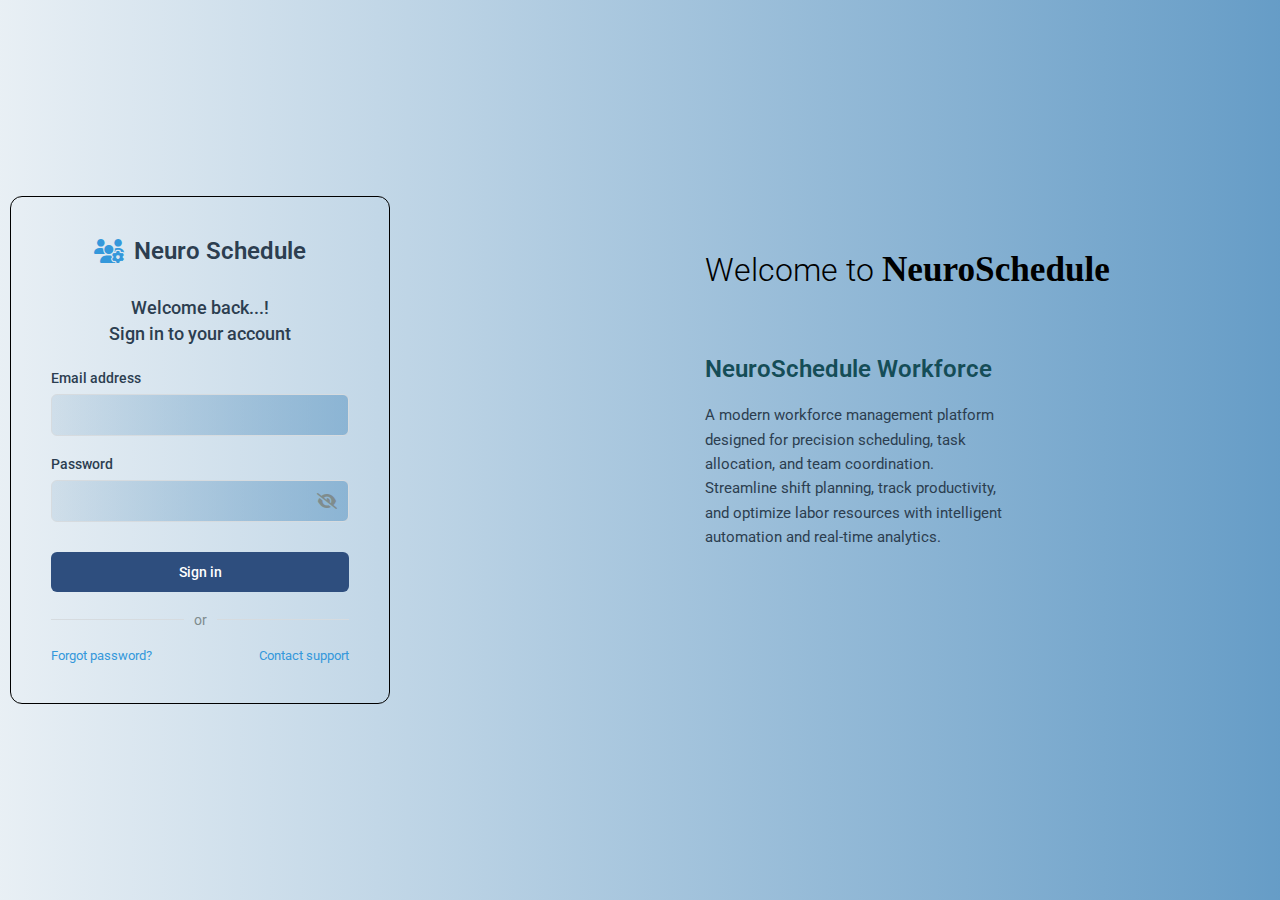
<file: index.html>
<!DOCTYPE html>
<html lang="en">
<head>
    <meta charset="UTF-8">
    <meta name="viewport" content="width=device-width, initial-scale=1.0">
    <title>WorkforcePro | Login</title>
    <link rel="stylesheet" href="static/css/styles.css">
    <link rel="stylesheet" href="https://cdnjs.cloudflare.com/ajax/libs/font-awesome/6.4.0/css/all.min.css">
    <style>
        /* Error Popup Styles */
        .error-popup {
            display: none;
            position: fixed;
            top: 20px;
            left: 50%;
            transform: translateX(-50%);
            background-color: #ffebee;
            color: #c62828;
            padding: 15px 25px;
            border-radius: 4px;
            box-shadow: 0 2px 10px rgba(0,0,0,0.1);
            z-index: 1000;
            animation: fadeIn 0.3s;
        }
        
        @keyframes fadeIn {
            from { opacity: 0; top: 0; }
            to { opacity: 1; top: 20px; }
        }
        
        .close-popup {
            margin-left: 15px;
            cursor: pointer;
        }
    </style>
</head>
<body>
    <!-- Error Popup -->
    <div id="errorPopup" class="error-popup">
        <span id="errorMessage"></span>
        <span class="close-popup" onclick="hideError()">&times;</span>
    </div>

    <div class="login-container">
        <div class="logo">
            <i class="fas fa-users-cog"></i>
            <span>Neuro Schedule</span>
        </div>
        <div class="title">Welcome back...!<br>Sign in to your account</div>
        
        <form id="loginForm">
            <div class="form-group">
                <label for="email">Email address</label>
                <input type="email" id="email" name="email" required>
            </div>
            <div class="form-group">
                <label for="password">Password</label>
                <div class="password-wrapper">
                    <input type="password" id="password" name="password" required>
                    <i class="fas fa-eye-slash toggle-password" id="togglePassword"></i>
                </div>
            </div>
            
            <button type="submit" class="login-btn">Sign in</button>
            
            <div class="divider">or</div>

            <div class="footer-links">
                <a href="#">Forgot password?</a>
                <a href="#">Contact support</a>
            </div>
        </form>
    </div>

    <div class="welcome-title">
        Welcome to <span class="neuro-science">NeuroSchedule</span>
    </div>

    <div class="workforce-description">
        <h3>NeuroSchedule Workforce</h3>
        <p>
            A modern workforce management platform designed for precision scheduling, 
            task allocation, and team coordination. Streamline shift planning, 
            track productivity, and optimize labor resources with intelligent 
            automation and real-time analytics.
        </p>
    </div>

    <script src="static/js/scripts.js" defer></script>
</body>
</html>
</file>
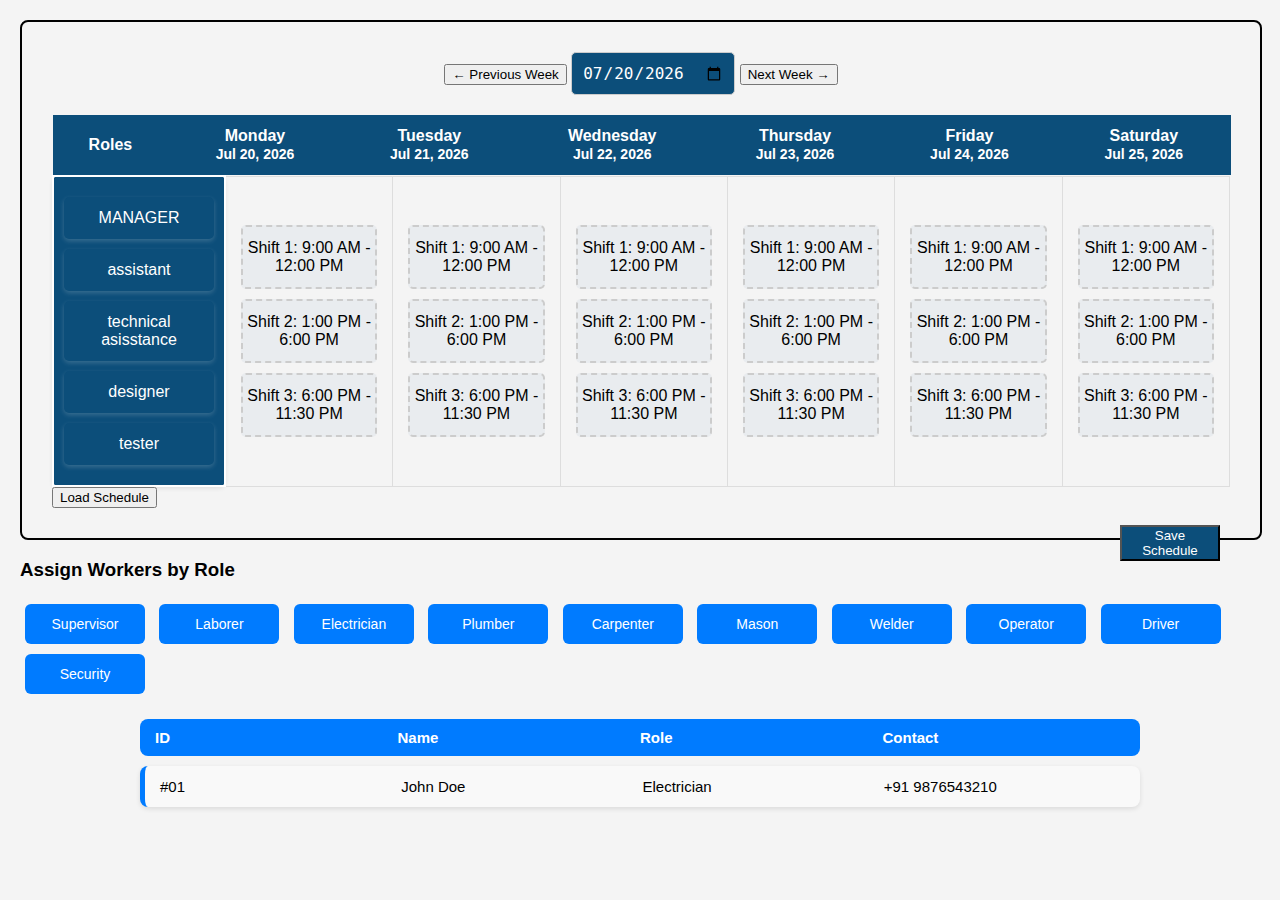
<file: dragroles.html>
<!DOCTYPE html>
<html lang="en">
<head>
    <meta charset="UTF-8">
    <meta name="viewport" content="width=device-width, initial-scale=1.0">
    <title>Workforce Management Schedule</title>
    <link rel="stylesheet" href="dragroles.css">
</head>
<body>
    <div class="container">
        <div class="calendar">
            <button id="prev-week" class="week-btn">&#8592; Previous Week</button>
            <input type="date" id="calendar">
            <button id="next-week" class="week-btn">Next Week &#8594;</button>
        </div>
        
        <div class="table-header">
            <table>
                <thead>
                    <tr>
                        <th>Roles</th>
                        <th>Monday <br> <span class="date"></span></th>
                        <th>Tuesday <br> <span class="date"></span></th>
                        <th>Wednesday <br> <span class="date"></span></th>
                        <th>Thursday <br> <span class="date"></span></th>
                        <th>Friday <br> <span class="date"></span></th>
                        <th>Saturday <br> <span class="date"></span></th>
                    </tr>
                </thead>
            </table>
        </div>
        
        <table>
            <tbody>
                <tr>
                    <td class="roles">  <!-- Available roles -->
                        <div class="role" draggable="true" id="role1">MANAGER</div>
                        <div class="role" draggable="true" id="role2">assistant</div>
                        <div class="role" draggable="true" id="role3">technical asisstance</div>
                        <div class="role" draggable="true" id="role4">designer</div>
                        <div class="role" draggable="true" id="role5">tester</div>
                    </td>
                    
                    <!-- Drop zones with shift timings -->
                    <td class="day">
                        <div class="drop-zone" id="m-session1">Shift 1: 9:00 AM - 12:00 PM</div>
                        <div class="drop-zone" id="m-session2">Shift 2: 1:00 PM - 6:00 PM</div>
                        <div class="drop-zone" id="m-session3">Shift 3: 6:00 PM - 11:30 PM</div>
                    </td>
                    <td class="day">
                        <div class="drop-zone" id="t-session1">Shift 1: 9:00 AM - 12:00 PM</div>
                        <div class="drop-zone" id="t-session2">Shift 2: 1:00 PM - 6:00 PM</div>
                        <div class="drop-zone" id="t-session3">Shift 3: 6:00 PM - 11:30 PM</div>
                    </td>
                    <td class="day">
                        <div class="drop-zone" id="w-session1">Shift 1: 9:00 AM - 12:00 PM</div>
                        <div class="drop-zone" id="w-session2">Shift 2: 1:00 PM - 6:00 PM</div>
                        <div class="drop-zone" id="w-session3">Shift 3: 6:00 PM - 11:30 PM</div>
                    </td>
                    <td class="day">
                        <div class="drop-zone" id="th-session1">Shift 1: 9:00 AM - 12:00 PM</div>
                        <div class="drop-zone" id="th-session2">Shift 2: 1:00 PM - 6:00 PM</div>
                        <div class="drop-zone" id="th-session3">Shift 3: 6:00 PM - 11:30 PM</div>
                    </td>
                    <td class="day">
                        <div class="drop-zone" id="f-session1">Shift 1: 9:00 AM - 12:00 PM</div>
                        <div class="drop-zone" id="f-session2">Shift 2: 1:00 PM - 6:00 PM</div>
                        <div class="drop-zone" id="f-session3">Shift 3: 6:00 PM - 11:30 PM</div>
                    </td>
                    <td class="day">
                        <div class="drop-zone" id="s-session1">Shift 1: 9:00 AM - 12:00 PM</div>
                        <div class="drop-zone" id="s-session2">Shift 2: 1:00 PM - 6:00 PM</div>
                        <div class="drop-zone" id="s-session3">Shift 3: 6:00 PM - 11:30 PM</div>
                    </td>
                </tr>
            </tbody>
        </table>


            
        
        <!-- Save Button -->
        <button id="save-schedule">Save Schedule</button>
        <button id="load-schedule">Load Schedule</button>

    </div>

    
    <div class="worker-assignment-section">
        <h3 class="worker-assignment-title">Assign Workers by Role</h3>
        <div class="worker-role-buttons">
            <button type="button" class="worker-role-btn" data-worker-role="Site Supervisor / Foreman">Supervisor</button>
            <button type="button" class="worker-role-btn" data-worker-role="General Laborer">Laborer</button>
            <button type="button" class="worker-role-btn" data-worker-role="Electrician">Electrician</button>
            <button type="button" class="worker-role-btn" data-worker-role="Plumber">Plumber</button>
            <button type="button" class="worker-role-btn" data-worker-role="Carpenter">Carpenter</button>
            <button type="button" class="worker-role-btn" data-worker-role="Mason">Mason</button>
            <button type="button" class="worker-role-btn" data-worker-role="Welder">Welder</button>
            <button type="button" class="worker-role-btn" data-worker-role="Crane Operator / Heavy Equipment Operator">Operator</button>
            <button type="button" class="worker-role-btn" data-worker-role="Truck Driver / Material Transporter">Driver</button>
            <button type="button" class="worker-role-btn" data-worker-role="Security Guard">Security</button>
        </div>
    </div>
    
        
        <div class="worker-list-container">
            <div class="worker-table-header">
                <div class="worker-header-row">
                    <div class="worker-id-header">ID</div>
                    <div class="worker-name-header">Name</div>
                    <div class="worker-role-header">Role</div>
                    <div class="worker-contact-header">Contact</div>
                </div>
            </div>
        
            <div id="worker-data-list">
                <!-- Example entry; repeat dynamically for each worker -->
                <div class="worker-bar">
                    <div class="worker-id-header">#01</div>
                    <div class="worker-name-header">John Doe</div>
                    <div class="worker-role-header">Electrician</div>
                    <div class="worker-contact-header">+91 9876543210</div>
                </div>
                <!-- More bars can be added dynamically -->
            </div>
        </div>
    
    <script src="dragroles.js" defer></script>
</body>
</html>
</file>
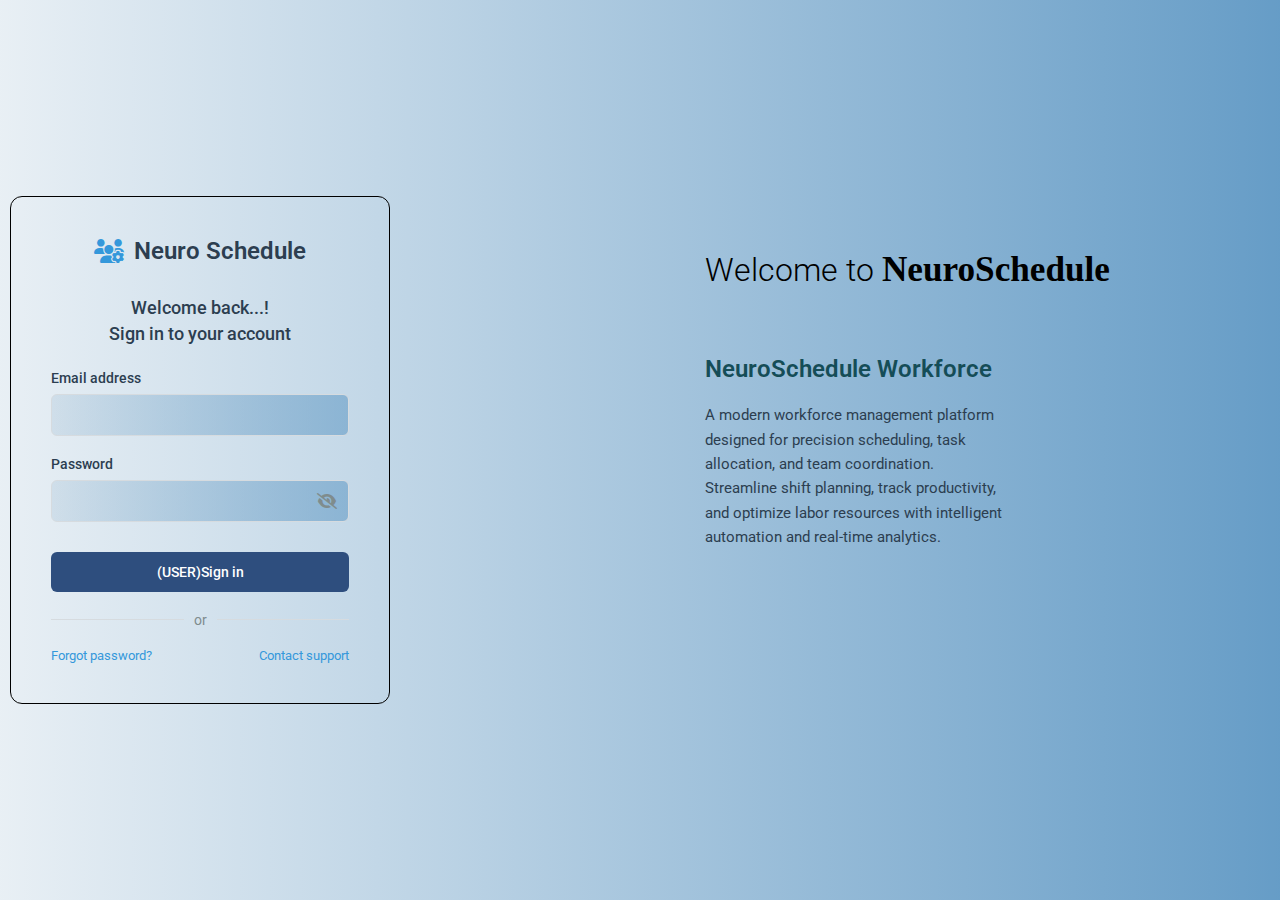
<file: user.html>
<!DOCTYPE html>
<html lang="en">
<head>
    <meta charset="UTF-8">
    <meta name="viewport" content="width=device-width, initial-scale=1.0">
    <title>WorkforcePro | Login</title>
    <link rel="stylesheet" href="user.css">

    <link rel="stylesheet" href="https://cdnjs.cloudflare.com/ajax/libs/font-awesome/6.4.0/css/all.min.css">
    <style>
        /* Error Popup Styles */
        .error-popup {
            display: none;
            position: fixed;
            top: 20px;
            left: 50%;
            transform: translateX(-50%);
            background-color: #ffebee;
            color: #c62828;
            padding: 15px 25px;
            border-radius: 4px;
            box-shadow: 0 2px 10px rgba(0,0,0,0.1);
            z-index: 1000;
            animation: fadeIn 0.3s;
        }
        
        @keyframes fadeIn {
            from { opacity: 0; top: 0; }
            to { opacity: 1; top: 20px; }
        }
        
        .close-popup {
            margin-left: 15px;
            cursor: pointer;
        }
    </style>
</head>
<body>
    <!-- Error Popup -->
    <div id="errorPopup" class="error-popup">
        <span id="errorMessage"></span>
        <span class="close-popup" onclick="hideError()">&times;</span>
    </div>

    <div class="login-container">
        <div class="logo">
            <i class="fas fa-users-cog"></i>
            <span>Neuro Schedule</span>
        </div>
        <div class="title">Welcome back...!<br>Sign in to your account</div>
        
        <form id="loginForm">
            <div class="form-group">
                <label for="email">Email address</label>
                <input type="email" id="email" name="email" required>
            </div>
            <div class="form-group">
                <label for="password">Password</label>
                <div class="password-wrapper">
                    <input type="password" id="password" name="password" required>
                    <i class="fas fa-eye-slash toggle-password" id="togglePassword"></i>
                </div>
            </div>
            
            <button type="submit" class="login-btn">(USER)Sign in</button>
            
            <div class="divider">or</div>

            <div class="footer-links">
                <a href="#">Forgot password?</a>
                <a href="#">Contact support</a>
            </div>
        </form>
    </div>

    <div class="welcome-title">
        Welcome to <span class="neuro-science">NeuroSchedule</span>
    </div>

    <div class="workforce-description">
        <h3>NeuroSchedule Workforce</h3>
        <p>
            A modern workforce management platform designed for precision scheduling, 
            task allocation, and team coordination. Streamline shift planning, 
            track productivity, and optimize labor resources with intelligent 
            automation and real-time analytics.
        </p>
    </div>

    <script src="scripts.js" defer></script>
</body>
</html>
</file>
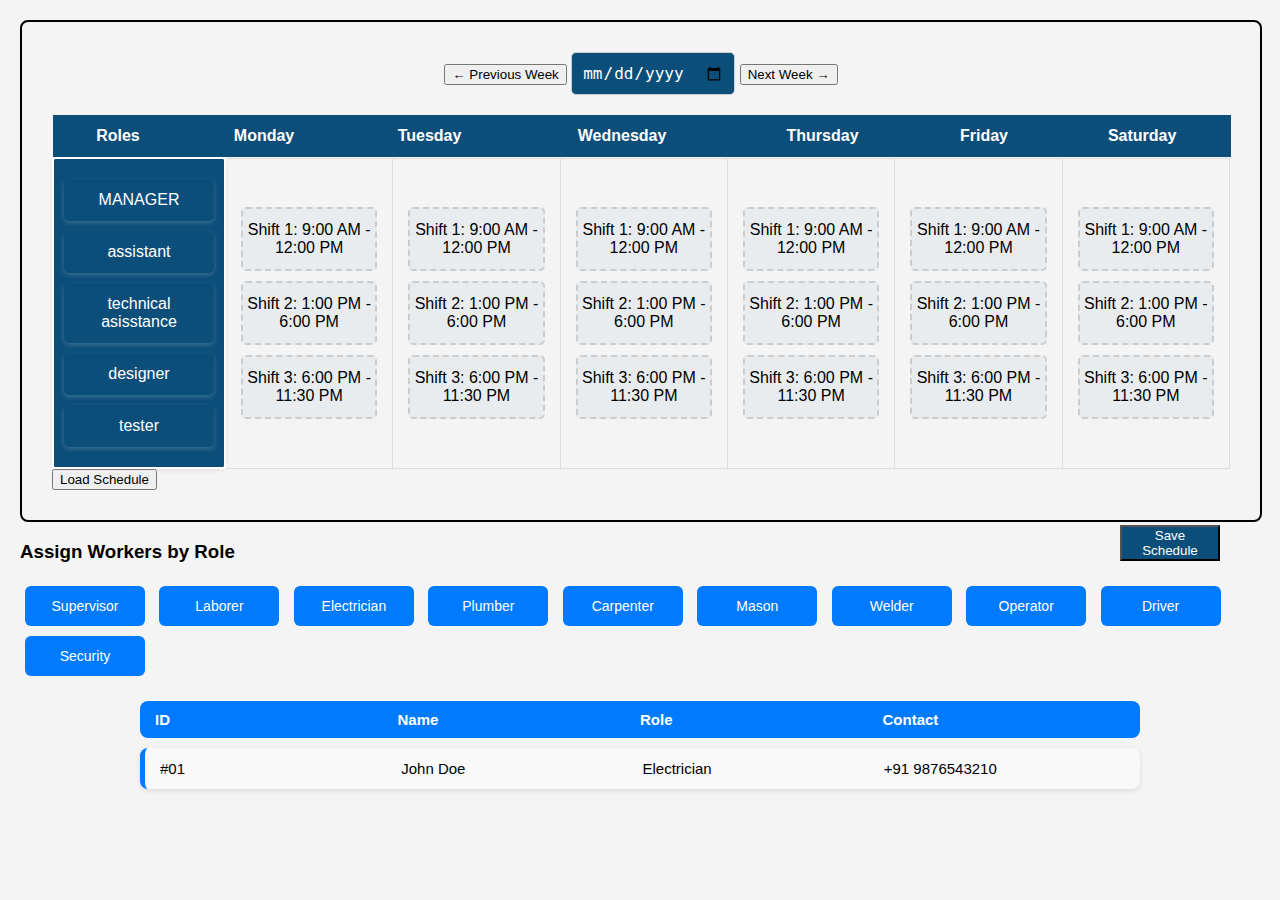
<file: voicedrag.html>
<!DOCTYPE html>
<html lang="en">
<head>
    <meta charset="UTF-8">
    <meta name="viewport" content="width=device-width, initial-scale=1.0">
    <title>Workforce Management Schedule</title>
    <link rel="stylesheet" href="voicedrag.css">
</head>
<body>
    <div class="container">
        <div class="calendar">
            <button id="prev-week" class="week-btn">&#8592; Previous Week</button>
            <input type="date" id="calendar">
            <button id="next-week" class="week-btn">Next Week &#8594;</button>
        </div>
        
        <div class="table-header">
            <table>
                <thead>
                    <tr>
                        <th>Roles</th>
                        <th>Monday <br> <span class="date"></span></th>
                        <th>Tuesday <br> <span class="date"></span></th>
                        <th>Wednesday <br> <span class="date"></span></th>
                        <th>Thursday <br> <span class="date"></span></th>
                        <th>Friday <br> <span class="date"></span></th>
                        <th>Saturday <br> <span class="date"></span></th>
                    </tr>
                </thead>
            </table>
        </div>
        
        <table>
            <tbody>
                <tr>
                    <td class="roles">  <!-- Available roles -->
                        <div class="role" draggable="true" id="role1">MANAGER</div>
                        <div class="role" draggable="true" id="role2">assistant</div>
                        <div class="role" draggable="true" id="role3">technical asisstance</div>
                        <div class="role" draggable="true" id="role4">designer</div>
                        <div class="role" draggable="true" id="role5">tester</div>
                    </td>
                    
                    <!-- Drop zones with shift timings -->
                    <td class="day">
                        <div class="drop-zone" id="m-session1">Shift 1: 9:00 AM - 12:00 PM</div>
                        <div class="drop-zone" id="m-session2">Shift 2: 1:00 PM - 6:00 PM</div>
                        <div class="drop-zone" id="m-session3">Shift 3: 6:00 PM - 11:30 PM</div>
                    </td>
                    <td class="day">
                        <div class="drop-zone" id="t-session1">Shift 1: 9:00 AM - 12:00 PM</div>
                        <div class="drop-zone" id="t-session2">Shift 2: 1:00 PM - 6:00 PM</div>
                        <div class="drop-zone" id="t-session3">Shift 3: 6:00 PM - 11:30 PM</div>
                    </td>
                    <td class="day">
                        <div class="drop-zone" id="w-session1">Shift 1: 9:00 AM - 12:00 PM</div>
                        <div class="drop-zone" id="w-session2">Shift 2: 1:00 PM - 6:00 PM</div>
                        <div class="drop-zone" id="w-session3">Shift 3: 6:00 PM - 11:30 PM</div>
                    </td>
                    <td class="day">
                        <div class="drop-zone" id="th-session1">Shift 1: 9:00 AM - 12:00 PM</div>
                        <div class="drop-zone" id="th-session2">Shift 2: 1:00 PM - 6:00 PM</div>
                        <div class="drop-zone" id="th-session3">Shift 3: 6:00 PM - 11:30 PM</div>
                    </td>
                    <td class="day">
                        <div class="drop-zone" id="f-session1">Shift 1: 9:00 AM - 12:00 PM</div>
                        <div class="drop-zone" id="f-session2">Shift 2: 1:00 PM - 6:00 PM</div>
                        <div class="drop-zone" id="f-session3">Shift 3: 6:00 PM - 11:30 PM</div>
                    </td>
                    <td class="day">
                        <div class="drop-zone" id="s-session1">Shift 1: 9:00 AM - 12:00 PM</div>
                        <div class="drop-zone" id="s-session2">Shift 2: 1:00 PM - 6:00 PM</div>
                        <div class="drop-zone" id="s-session3">Shift 3: 6:00 PM - 11:30 PM</div>
                    </td>
                </tr>
            </tbody>
        </table>


            
        
        <!-- Save Button -->
        <button id="save-schedule">Save Schedule</button>
        <button id="load-schedule">Load Schedule</button>

    </div>

    
    <div class="worker-assignment-section">
        <h3 class="worker-assignment-title">Assign Workers by Role</h3>
        <div class="worker-role-buttons">
            <button type="button" class="worker-role-btn" data-worker-role="Site Supervisor / Foreman">Supervisor</button>
            <button type="button" class="worker-role-btn" data-worker-role="General Laborer">Laborer</button>
            <button type="button" class="worker-role-btn" data-worker-role="Electrician">Electrician</button>
            <button type="button" class="worker-role-btn" data-worker-role="Plumber">Plumber</button>
            <button type="button" class="worker-role-btn" data-worker-role="Carpenter">Carpenter</button>
            <button type="button" class="worker-role-btn" data-worker-role="Mason">Mason</button>
            <button type="button" class="worker-role-btn" data-worker-role="Welder">Welder</button>
            <button type="button" class="worker-role-btn" data-worker-role="Crane Operator / Heavy Equipment Operator">Operator</button>
            <button type="button" class="worker-role-btn" data-worker-role="Truck Driver / Material Transporter">Driver</button>
            <button type="button" class="worker-role-btn" data-worker-role="Security Guard">Security</button>
        </div>
    </div>
    
        
        <div class="worker-list-container">
            <div class="worker-table-header">
                <div class="worker-header-row">
                    <div class="worker-id-header">ID</div>
                    <div class="worker-name-header">Name</div>
                    <div class="worker-role-header">Role</div>
                    <div class="worker-contact-header">Contact</div>
                </div>
            </div>
        
            <div id="worker-data-list">
                <!-- Example entry; repeat dynamically for each worker -->
                <div class="worker-bar">
                    <div class="worker-id-header">#01</div>
                    <div class="worker-name-header">John Doe</div>
                    <div class="worker-role-header">Electrician</div>
                    <div class="worker-contact-header">+91 9876543210</div>
                </div>
                <!-- More bars can be added dynamically -->
            </div>
        </div>
    
    <script src="voicedrag.js" defer></script>
</body>
</html>
</file>
<file: dragroles.css>
body {
    font-family: Arial, sans-serif;
    background-color: #f4f4f4;
    margin: 20px;
    padding: 0;
}

.container {
    width: 95%;
    padding: 30px;
    margin: auto;
    background-color: #f4f4f4;
    border-radius: 8px;
    border: 2px solid black;
    transition: all 0.3s ease-in-out;
}

.calendar {
    text-align: center;
    margin-bottom: 20px;
}

.calendar input {
    padding: 10px;
    font-size: 16px;
    border-radius: 5px;
    border: 1px solid #ccc;
    transition: 0.3s;
    background: rgb(12, 78, 122);
    color: white;
}

.calendar input:hover {
    border-color: #007bff;
}

/* Styling for Previous & Next Week Buttons */
.prev-week-btn, .next-week-btn {
    background-color: rgb(12, 78, 122);
    color: white;
    border: none;
    padding: 8px 12px;
    cursor: pointer;
    font-size: 16px;
    border-radius: 5px;
    transition: background 0.3s;
    margin: 5px;
}

.prev-week-btn:hover, .next-week-btn:hover {
    background-color: #0056b3;
}

.table-header {
    position: relative;
    left: 01px;
}

.roles {
    background: rgb(12, 78, 122);
    width: 150px;
    vertical-align: top;
    padding: 10px;
    border-radius: 5px;
    box-shadow: 0 2px 5px rgba(0, 0, 0, 0.1);
    border: 2px solid #ffffff;
}

.role {
    background: rgb(12, 78, 122);
    color: white;
    padding: 12px;
    margin: 10px 0;
    text-align: center;
    cursor: grab;
    border-radius: 5px;
    box-shadow: 0 2px 5px rgba(241, 241, 241, 0.2);
    transition: transform 0.2s ease-in-out;
}

.role:active {
    transform: none;
}

.drop-zone {
    height: 60px;
    background: #e9ecef;
    border: 2px dashed #ccc;
    display: flex;
    align-items: center;
    justify-content: center;
    cursor: pointer;
    border-radius: 5px;
    transition: background-color 0.3s, transform 0.2s;
    margin: 10px 0;
}

.drop-zone:hover {
    background: #dcdcdc;
    transform: scale(1.05);
}

/* Day Headers */
.day-header {
    font-weight: bold;
    text-align: center;
}

.date {
    font-size: 14px;
    color: #ffffff;
}

/* Table Styling */
table {
    width: 100%;
    border-collapse: collapse;
}

thead th {
    background: rgb(12, 78, 122);
    color: white;
    padding: 12px;
    text-align: center;
}

tbody td {
    border: 1px solid #ddd;
    padding: 15px;
    text-align: center;
    transition: 0.3s;
}



#save-schedule{
    background: rgb(12, 78, 122);
    color: white;
    width: 100px;
    position: absolute;
    right: 60px;
    top: 525px;
}



/*==================================*/
.worker-list-container {
    width: 90%;
    max-width: 1000px;
    margin: 0 auto;
    padding: 20px;
    font-family: Arial, sans-serif;
}

.worker-table-header {
    margin-bottom: 10px;
    background-color: #007bff;
    color: white;
    border-radius: 8px;
    padding: 10px 15px;
}

.worker-header-row {
    display: flex;
    justify-content: space-between;
    font-weight: bold;
    font-size: 16px;
}

#worker-data-list {
    display: flex;
    flex-direction: column;
    gap: 10px;
}

.worker-bar {
    display: flex;
    justify-content: space-between;
    align-items: center;
    background: #f9f9f9;
    padding: 12px 15px;
    border-left: 5px solid #007bff;
    border-radius: 8px;
    box-shadow: 0 2px 5px rgba(0, 0, 0, 0.1);
    transition: transform 0.2s ease;
}

.worker-bar:hover {
    transform: scale(1.01);
    background-color: #f0f8ff;
}

/* Keep consistent widths if needed */
.worker-id-header,
.worker-name-header,
.worker-role-header,
.worker-contact-header {
    flex: 1;
    text-align: left;
    font-size: 15px;
}

.worker-role-btn {
    width: 120px;
    height: 40px;
    font-size: 14px;
    background-color: #007bff;
    color: white;
    border: none;
    border-radius: 6px;
    margin: 5px;
    cursor: pointer;
    transition: background-color 0.3s ease, transform 0.2s ease;
}

.worker-role-btn:hover {
    background-color: #0056b3;
    transform: scale(1.05);
}
</file>
<file: voicedrag.css>
body {
    font-family: Arial, sans-serif;
    background-color: #f4f4f4;
    margin: 20px;
    padding: 0;
}

.container {
    width: 95%;
    padding: 30px;
    margin: auto;
    background-color: #f4f4f4;
    border-radius: 8px;
    border: 2px solid black;
    transition: all 0.3s ease-in-out;
}

.calendar {
    text-align: center;
    margin-bottom: 20px;
}

.calendar input {
    padding: 10px;
    font-size: 16px;
    border-radius: 5px;
    border: 1px solid #ccc;
    transition: 0.3s;
    background: rgb(12, 78, 122);
    color: white;
}

.calendar input:hover {
    border-color: #007bff;
}

/* Styling for Previous & Next Week Buttons */
.prev-week-btn, .next-week-btn {
    background-color: rgb(12, 78, 122);
    color: white;
    border: none;
    padding: 8px 12px;
    cursor: pointer;
    font-size: 16px;
    border-radius: 5px;
    transition: background 0.3s;
    margin: 5px;
}

.prev-week-btn:hover, .next-week-btn:hover {
    background-color: #0056b3;
}

.table-header {
    position: relative;
    left: 01px;
}

.roles {
    background: rgb(12, 78, 122);
    width: 150px;
    vertical-align: top;
    padding: 10px;
    border-radius: 5px;
    box-shadow: 0 2px 5px rgba(0, 0, 0, 0.1);
    border: 2px solid #ffffff;
}

.role {
    background: rgb(12, 78, 122);
    color: white;
    padding: 12px;
    margin: 10px 0;
    text-align: center;
    cursor: grab;
    border-radius: 5px;
    box-shadow: 0 2px 5px rgba(241, 241, 241, 0.2);
    transition: transform 0.2s ease-in-out;
}

.role:active {
    transform: none;
}

.drop-zone {
    height: 60px;
    background: #e9ecef;
    border: 2px dashed #ccc;
    display: flex;
    align-items: center;
    justify-content: center;
    cursor: pointer;
    border-radius: 5px;
    transition: background-color 0.3s, transform 0.2s;
    margin: 10px 0;
}

.drop-zone:hover {
    background: #dcdcdc;
    transform: scale(1.05);
}

/* Day Headers */
.day-header {
    font-weight: bold;
    text-align: center;
}

.date {
    font-size: 14px;
    color: #ffffff;
}

/* Table Styling */
table {
    width: 100%;
    border-collapse: collapse;
}

thead th {
    background: rgb(12, 78, 122);
    color: white;
    padding: 12px;
    text-align: center;
}

tbody td {
    border: 1px solid #ddd;
    padding: 15px;
    text-align: center;
    transition: 0.3s;
}



#save-schedule{
    background: rgb(12, 78, 122);
    color: white;
    width: 100px;
    position: absolute;
    right: 60px;
    top: 525px;
}



/*==================================*/
.worker-list-container {
    width: 90%;
    max-width: 1000px;
    margin: 0 auto;
    padding: 20px;
    font-family: Arial, sans-serif;
}

.worker-table-header {
    margin-bottom: 10px;
    background-color: #007bff;
    color: white;
    border-radius: 8px;
    padding: 10px 15px;
}

.worker-header-row {
    display: flex;
    justify-content: space-between;
    font-weight: bold;
    font-size: 16px;
}

#worker-data-list {
    display: flex;
    flex-direction: column;
    gap: 10px;
}

.worker-bar {
    display: flex;
    justify-content: space-between;
    align-items: center;
    background: #f9f9f9;
    padding: 12px 15px;
    border-left: 5px solid #007bff;
    border-radius: 8px;
    box-shadow: 0 2px 5px rgba(0, 0, 0, 0.1);
    transition: transform 0.2s ease;
}

.worker-bar:hover {
    transform: scale(1.01);
    background-color: #f0f8ff;
}

/* Keep consistent widths if needed */
.worker-id-header,
.worker-name-header,
.worker-role-header,
.worker-contact-header {
    flex: 1;
    text-align: left;
    font-size: 15px;
}

.worker-role-btn {
    width: 120px;
    height: 40px;
    font-size: 14px;
    background-color: #007bff;
    color: white;
    border: none;
    border-radius: 6px;
    margin: 5px;
    cursor: pointer;
    transition: background-color 0.3s ease, transform 0.2s ease;
}

.worker-role-btn:hover {
    background-color: #0056b3;
    transform: scale(1.05);
}
</file>
<file: static/css/styles.css>
/* Font & Reset */
@import url('https://fonts.googleapis.com/css2?family=Roboto:wght@300;400;500;700&display=swap');
* {
    margin: 0;
    padding: 0;
    box-sizing: border-box;
    font-family: 'Roboto', sans-serif;
}
body {
    margin: 0;
    padding: 0;
    min-height: 100vh;
    background: linear-gradient(90deg, 
        rgba(34, 102, 153, 0.1),  
        rgba(0, 91, 161, 0.6)   
    );
    display: flex;
    justify-content: center;
    align-items: center;
    font-family: 'Roboto', sans-serif;
}

/* Login Container */
.login-container {
    border-radius: 12px;
    width: 380px;
    padding: 40px;
    text-align: center;
    border: 1px solid #000000;
    margin-right: 880px;
    position: relative;
    overflow: hidden;
}

.logo {
    display: flex;
    align-items: center;
    justify-content: center;
    gap: 10px;
    font-size: 24px;
    font-weight: 600;
    margin-bottom: 30px;
    color: #2C3E50;
}

.logo i {
    color: #3498DB;
}

.title {
    font-size: 18px;
    font-weight: 500;
    margin-bottom: 24px;
    line-height: 1.4;
    color: #2C3E50;
}

/* Form Styles */
.form-group {
    margin-bottom: 20px;
    text-align: left;
}

.form-group label {
    display: block;
    font-size: 14px;
    font-weight: 500;
    margin-bottom: 8px;
    color: #2C3E50;
}

.form-group input {
    width: 100%;
    padding: 12px;
    border: 1px solid #D6DBDF;
    border-radius: 6px;
    font-size: 14px;
    box-sizing: border-box;
    background: linear-gradient(90deg, 
        rgba(34, 102, 153, 0.1),  
        rgba(101, 156, 198, 0.6)
    );
}

.form-group input:focus {
    outline: none;
    border-color: #3498DB;
}

.login-btn {
    width: 100%;
    padding: 12px;
    background-color: #2e4e7e;
    color: white;
    border: none;
    border-radius: 6px;
    font-size: 14px;
    font-weight: 500;
    cursor: pointer;
    margin-top: 10px;
    transition: background-color 0.3s;
}

.login-btn:hover {
    background-color: #2980B9;
}

/* Divider */
.divider {
    display: flex;
    align-items: center;
    margin: 20px 0;
    color: #7F8C8D;
    font-size: 14px;
}

.divider::before,
.divider::after {
    content: "";
    flex: 1;
    border-bottom: 1px solid #D6DBDF;
}

.divider::before {
    margin-right: 10px;
}

.divider::after {
    margin-left: 10px;
}

.password-wrapper {
    position: relative;
}

.toggle-password {
    position: absolute;
    right: 12px;
    top: 50%;
    transform: translateY(-50%);
    cursor: pointer;
    color: #7F8C8D;
    font-size: 16px;
}

.toggle-password:hover {
    color: #2C3E50;
}

.welcome-title {
    position: absolute;
    right: 170px;
    top: 30%;
    transform: translateY(-50%);
    color: black;
    font-size: 2rem;
    font-weight: 300;
    text-align: right;
    z-index: 1;
}

.neuro-science {
    font-family: 'Dancing Script', cursive;
    font-size: 2.2rem;
    font-weight: 700;
    color: black;
}

.workforce-description {
    position: absolute;
    right: 275px;
    top: 50%;
    transform: translateY(-50%);
    width: 300px;
    color: #2C3E50;
    font-family: 'Roboto', sans-serif;
    line-height: 1.6;
    z-index: 1;
}

.workforce-description h3 {
    font-size: 1.5rem;
    font-weight: 600;
    margin-bottom: 15px;
    color: #154D57;
}

.workforce-description p {
    font-size: 0.95rem;
    font-weight: 400;
}

/* Footer Links */
.footer-links {
    margin-top: 20px;
    display: flex;
    justify-content: space-between;
    font-size: 13px;
}

.footer-links a {
    color: #3498DB;
    text-decoration: none;
}

.footer-links a:hover {
    text-decoration: underline;
}
</file>
<file: user.css>
/* Font & Reset */
@import url('https://fonts.googleapis.com/css2?family=Roboto:wght@300;400;500;700&display=swap');
* {
    margin: 0;
    padding: 0;
    box-sizing: border-box;
    font-family: 'Roboto', sans-serif;
}
body {
    margin: 0;
    padding: 0;
    min-height: 100vh;
    background: linear-gradient(90deg, 
        rgba(34, 102, 153, 0.1),  
        rgba(0, 91, 161, 0.6)   
    );
    display: flex;
    justify-content: center;
    align-items: center;
    font-family: 'Roboto', sans-serif;
}

/* Login Container */
.login-container {
    border-radius: 12px;
    width: 380px;
    padding: 40px;
    text-align: center;
    border: 1px solid #000000;
    margin-right: 880px;
    position: relative;
    overflow: hidden;
}

.logo {
    display: flex;
    align-items: center;
    justify-content: center;
    gap: 10px;
    font-size: 24px;
    font-weight: 600;
    margin-bottom: 30px;
    color: #2C3E50;
}

.logo i {
    color: #3498DB;
}

.title {
    font-size: 18px;
    font-weight: 500;
    margin-bottom: 24px;
    line-height: 1.4;
    color: #2C3E50;
}

/* Form Styles */
.form-group {
    margin-bottom: 20px;
    text-align: left;
}

.form-group label {
    display: block;
    font-size: 14px;
    font-weight: 500;
    margin-bottom: 8px;
    color: #2C3E50;
}

.form-group input {
    width: 100%;
    padding: 12px;
    border: 1px solid #D6DBDF;
    border-radius: 6px;
    font-size: 14px;
    box-sizing: border-box;
    background: linear-gradient(90deg, 
        rgba(34, 102, 153, 0.1),  
        rgba(101, 156, 198, 0.6)
    );
}

.form-group input:focus {
    outline: none;
    border-color: #3498DB;
}

.login-btn {
    width: 100%;
    padding: 12px;
    background-color: #2e4e7e;
    color: white;
    border: none;
    border-radius: 6px;
    font-size: 14px;
    font-weight: 500;
    cursor: pointer;
    margin-top: 10px;
    transition: background-color 0.3s;
}

.login-btn:hover {
    background-color: #2980B9;
}

/* Divider */
.divider {
    display: flex;
    align-items: center;
    margin: 20px 0;
    color: #7F8C8D;
    font-size: 14px;
}

.divider::before,
.divider::after {
    content: "";
    flex: 1;
    border-bottom: 1px solid #D6DBDF;
}

.divider::before {
    margin-right: 10px;
}

.divider::after {
    margin-left: 10px;
}

.password-wrapper {
    position: relative;
}

.toggle-password {
    position: absolute;
    right: 12px;
    top: 50%;
    transform: translateY(-50%);
    cursor: pointer;
    color: #7F8C8D;
    font-size: 16px;
}

.toggle-password:hover {
    color: #2C3E50;
}

.welcome-title {
    position: absolute;
    right: 170px;
    top: 30%;
    transform: translateY(-50%);
    color: black;
    font-size: 2rem;
    font-weight: 300;
    text-align: right;
    z-index: 1;
}

.neuro-science {
    font-family: 'Dancing Script', cursive;
    font-size: 2.2rem;
    font-weight: 700;
    color: black;
}

.workforce-description {
    position: absolute;
    right: 275px;
    top: 50%;
    transform: translateY(-50%);
    width: 300px;
    color: #2C3E50;
    font-family: 'Roboto', sans-serif;
    line-height: 1.6;
    z-index: 1;
}

.workforce-description h3 {
    font-size: 1.5rem;
    font-weight: 600;
    margin-bottom: 15px;
    color: #154D57;
}

.workforce-description p {
    font-size: 0.95rem;
    font-weight: 400;
}

/* Footer Links */
.footer-links {
    margin-top: 20px;
    display: flex;
    justify-content: space-between;
    font-size: 13px;
}

.footer-links a {
    color: #3498DB;
    text-decoration: none;
}

.footer-links a:hover {
    text-decoration: underline;
}
</file>
